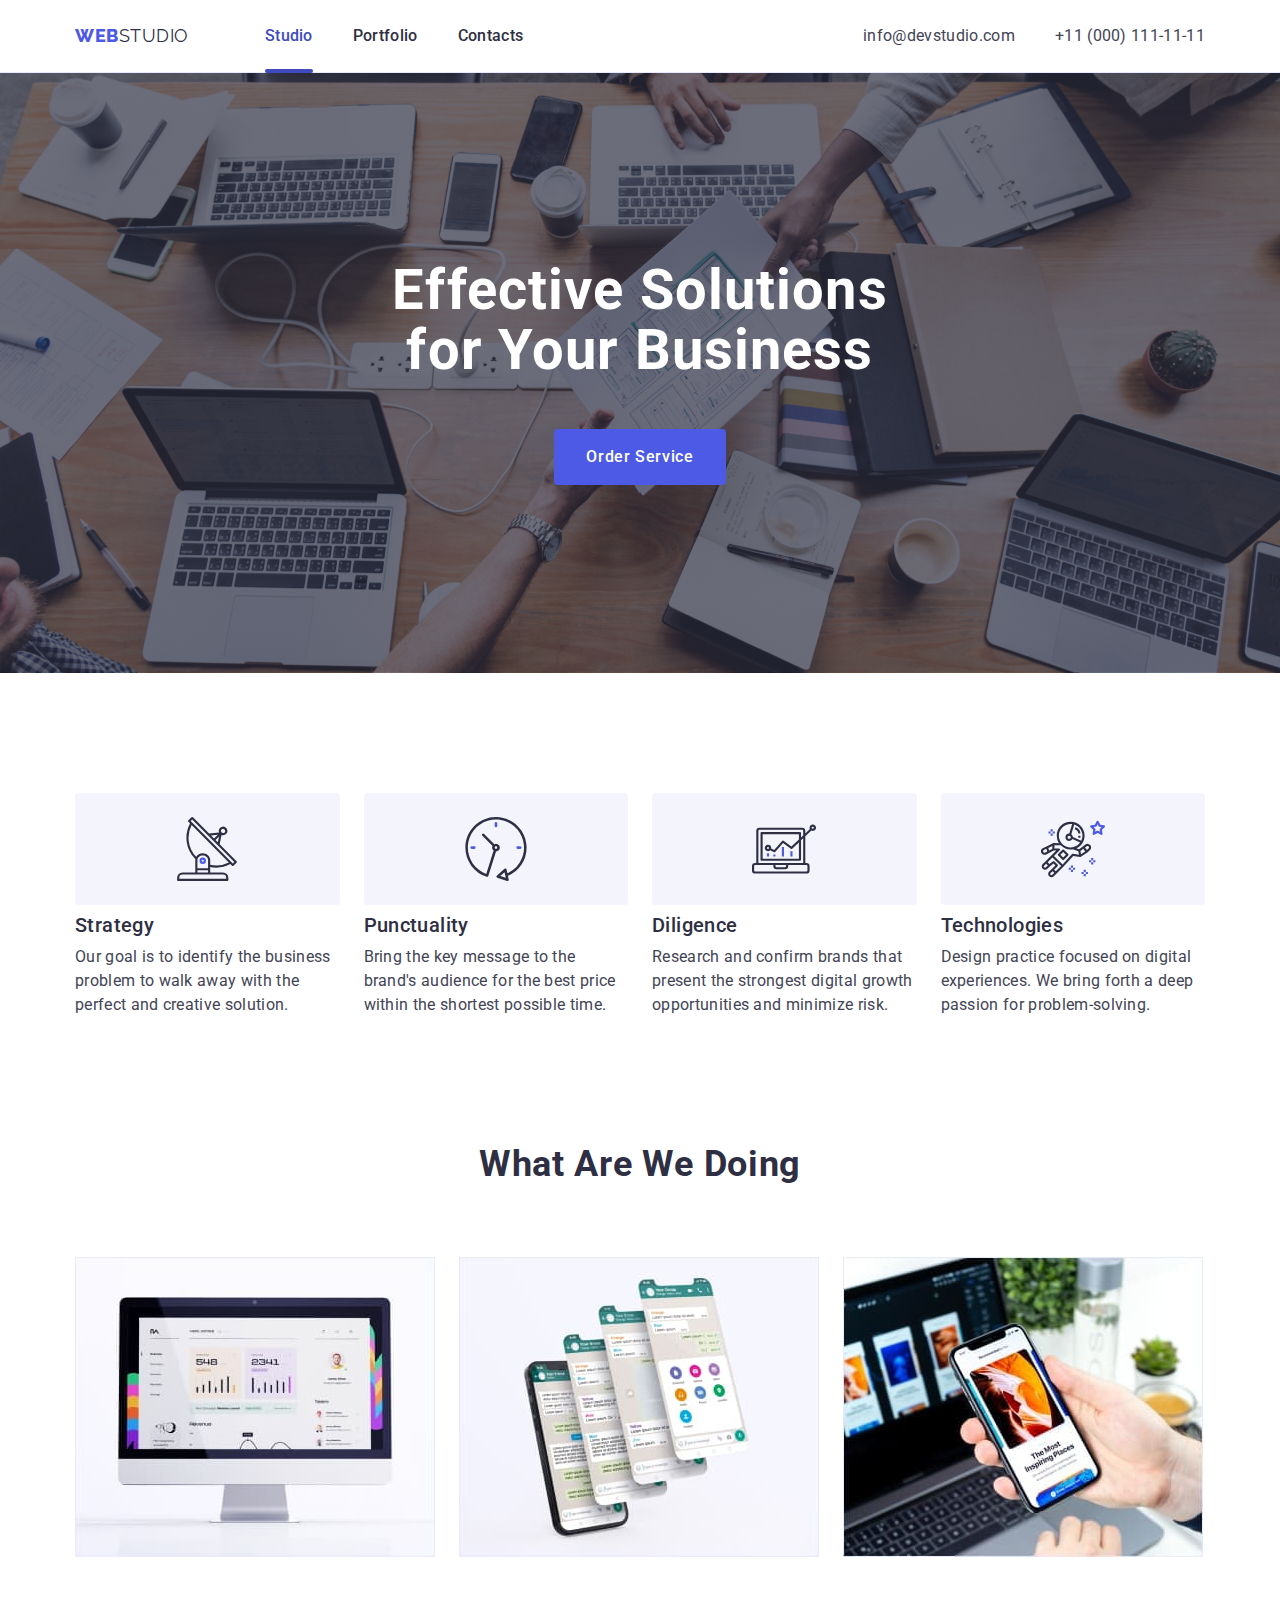
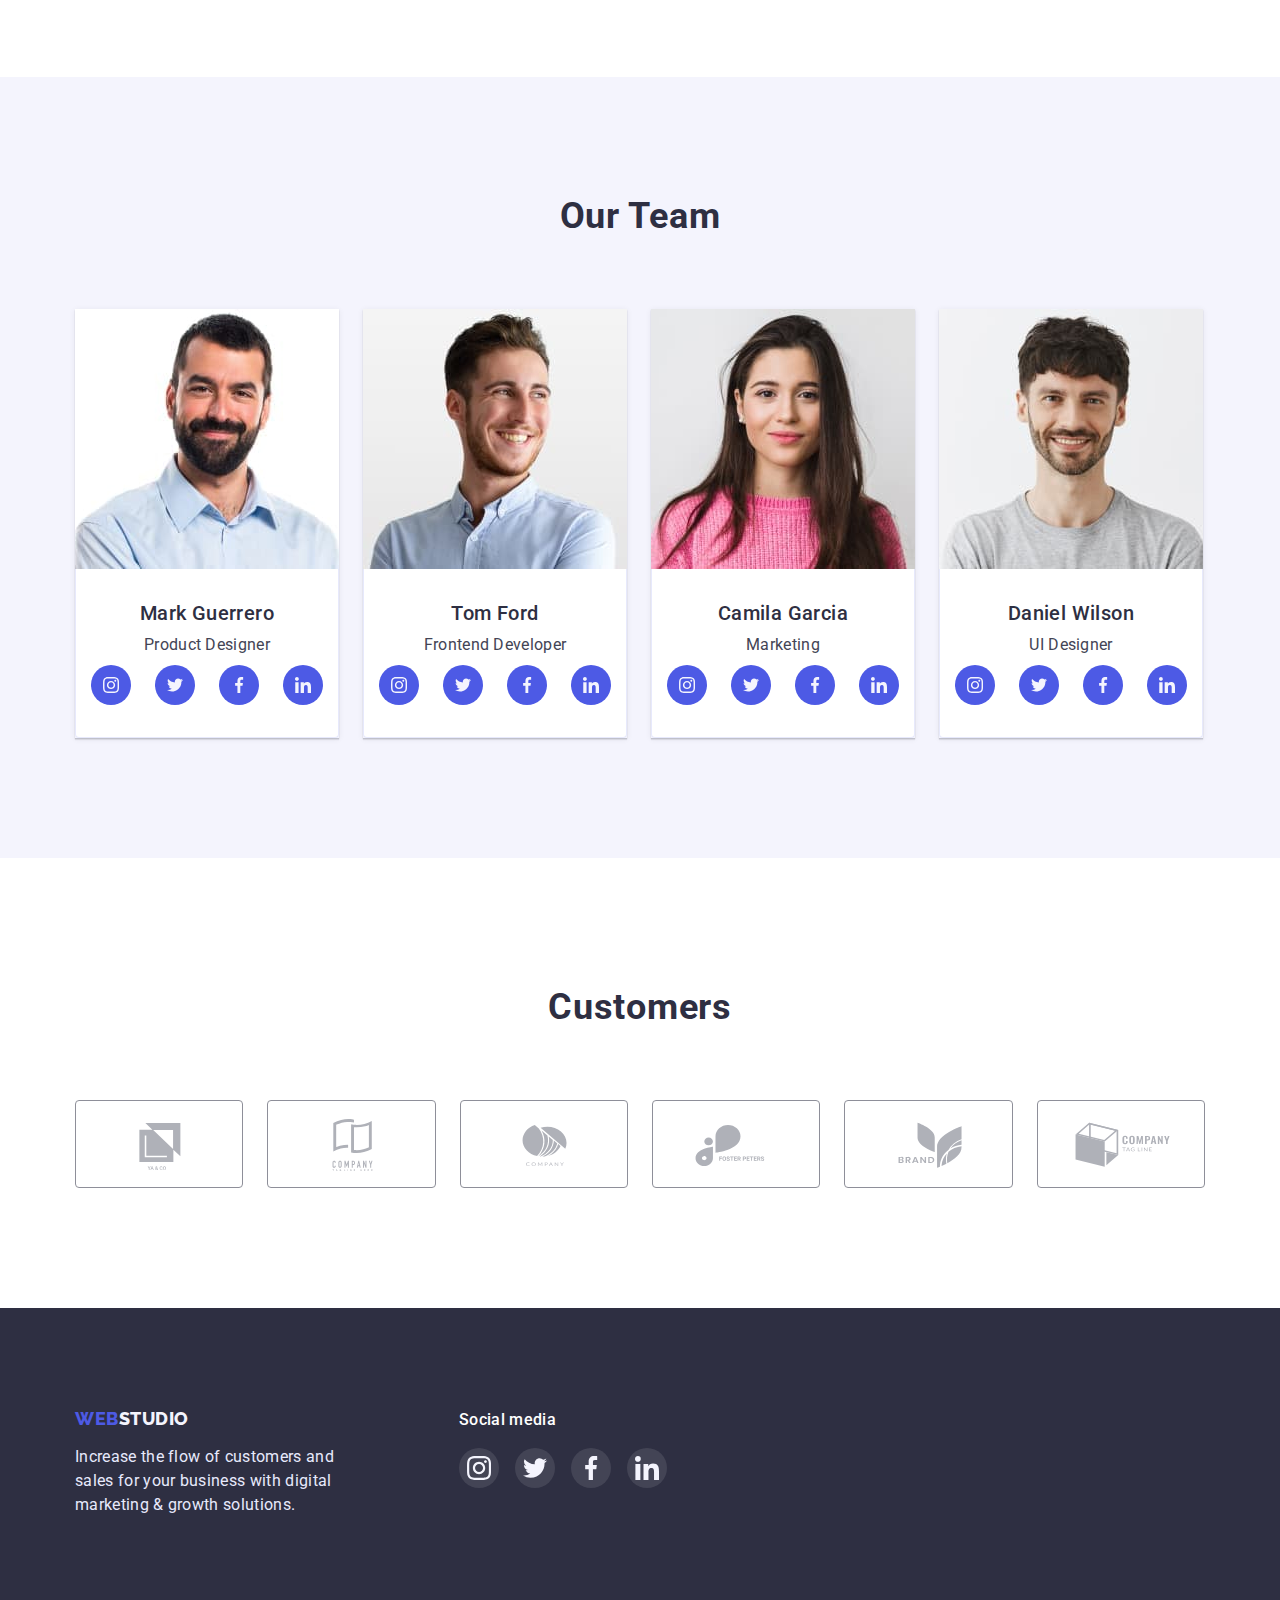
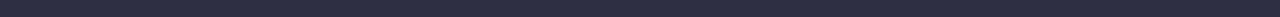
<file: index.html>
<!DOCTYPE html>
<html lang="en">
  <head>
    <meta charset="UTF-8" />
    <meta http-equiv="X-UA-Compatible" content="IE=edge" />
    <meta name="viewport" content="width=device-width, initial-scale=1.0" />
    <title>Webstudio</title>

    <link rel="preconnect" href="https://fonts.googleapis.com" />
    <link rel="preconnect" href="https://fonts.gstatic.com" crossorigin />
    <link
      href="https://fonts.googleapis.com/css2?family=Raleway:wght@800&family=Roboto:wght@400;500;700;900&display=swap"
      rel="stylesheet"
    />
    <link
      rel="stylesheet"
      href="https://cdn.jsdelivr.net/npm/modern-normalize@1.1.0/modern-normalize.css"
    />
    <link rel="stylesheet" href="./css/styles.css" />
  </head>
  <body>
    <!-- /* ---------------HEADER-------------------- */ -->
    <header class="header">
      <div class="container peage-header-container">
        <nav class="header-navigation">
          <a href="./index.html" class="header-logo link"> <span>Web</span> Studio</a>
          <ul class="hader-list list">
            <li class="header-item">
              <a class="header-link link current" href="">Studio</a>
            </li>
            <li class="header-item">
              <a class="header-link link" href="./portfolio.html">Portfolio</a>
            </li>
            <li class="header-item"><a class="header-link link" href="">Contacts</a></li>
          </ul>
        </nav>
        <!-- address -->
        <address class="address">
          <ul class="address-list list">
            <li class="address-item">
              <a class="address-mailo link" href="mailto:info@devstudio.com">info@devstudio.com</a>
            </li>
            <li class="address-item">
              <a class="address-tel link" href="tel:+110001111111">+11 (000) 111-11-11</a>
            </li>
          </ul>
        </address>
      </div>
    </header>
    <main>
      <!------------- Секція1-HERO ---------------->
      <section class="hero">
        <div class="container">
          <h1 class="hero-title">Effective Solutions for Your Business</h1>
          <button class="hero-btn" type="button" data-modal-open>Order Service</button>
        </div>
      </section>
      <!------------ Секція2- ADVANTAGES------------>
      <section class="advantadest section">
        <div class="container">
          <h2 class="visually-hidden">Advantages of cooperation with us</h2>
          <!-- далі цей заголовок ск  h1иється в стилях. відсутній на сайті -->
          <ul class="advantadest-list list dflist">
            <li class="advantadest-item">
              <a href="" class="advantadest-link link">
                <svg class="advantadest-icons" width="64" height="64">
                  <use href="./images/icons.svg#icon-strategi"></use>
                </svg>
              </a>
              <h3 class="advantadest-title">Strategy</h3>
              <p class="advantadest-text">
                Our goal is to identify the business problem to walk away with the perfect and
                creative solution.
              </p>
            </li>
            <li class="advantadest-item">
              <a href="" class="advantadest-link link">
                <svg class="advantadest-icons" width="64" height="64">
                  <use href="./images/icons.svg#icon-punctuality"></use>
                </svg>
              </a>              
              <h3 class="advantadest-title">Punctuality</h3>
              <p class="advantadest-text">
                Bring the key message to the brand's audience for the best price within the shortest
                possible time.
              </p>
            </li>
            <li class="advantadest-item">
              <a href="" class="advantadest-link link">
                <svg class="advantadest-icons" width="64" height="64">
                  <use href="./images/icons.svg#icon-diligence"></use>
                </svg>
              </a>              
              <h3 class="advantadest-title">Diligence</h3>
              <p class="advantadest-text">
                Research and confirm brands that present the strongest digital growth opportunities
                and minimize risk.
              </p>
            </li>
            <li class="advantadest-item">
              <a href="" class="advantadest-link link">
                <svg class="advantadest-icons" width="64" height="64">
                  <use href="./images/icons.svg#icon-technologies"></use>
                </svg>
              </a>              
              <h3 class="advantadest-title">Technologies</h3>
              <p class="advantadest-text">
                Design practice focused on digital experiences. We bring forth a deep passion for
                problem-solving.
              </p>
            </li>
          </ul>
        </div>
      </section>
      <!--------- Секція3- SERVICES---------- -->
      <section class="services-section">
        <div class="container" >
          <h2 class="services-title">What are we doing</h2>
          <ul class="services-list list dflist">
            <li class="services-item">
              <img src="./images/bild-1.jpg" alt="website for desktop" width="360" />
            </li>
            <li class="services-item">
              <img src="./images/bild-2.jpg" alt="websites for mobile devices" width="360" />
            </li>
            <li class="services-item">
              <img src="./images/bild-3.jpg" alt="website with responsive layout" width="360" />
            </li>
          </ul>
        </div>
      </section>
      <!-- -----Секція4 - TEAM--------- -->
      <section class="team-section">
        <div class="container">
          <h2 class="team-title-container">Our Team</h2>
          <ul class="team-list list dflist">
            <li class="team-item">
              <img
                src="./images/mark.jpg"
                alt="portrait photo of the Product Designer"
                width="264"
              />
              <div class="team-text-wraper">
                <h3 class="team-title">Mark Guerrero</h3>
                <p class="team-text">Product Designer</p>
                <ul class="team-social-list list">
                  <li class="team-social-item">
                    <a href="" class="team-social-link link">
                      <svg class="team-social-icons" width="16" height="16"> 
                        <use href="./images/icons.svg#icon-instagram"></use>
                      </svg>
                    </a></li>
                  <li class="team-social-item">
                    <a href="" class="team-social-link link">
                      <svg class="team-social-icons" width="16" height="16">
                        <use href="./images/icons.svg#icon-twitter"></use>
                      </svg>
                    </a></li>
                  <li class="team-social-item">
                    <a href="" class="team-social-link link">
                      <svg class="team-social-icons" width="16" height="16">
                        <use href="./images/icons.svg#icon-facebook"></use>
                      </svg>
                    </a></li>
                  <li class="team-social-item">
                    <a href="" class="team-social-link link">
                      <svg class="team-social-icons" width="16" height="16">
                        <use href="./images/icons.svg#icon-linkedin"></use>
                      </svg>
                    </a></li>
                </ul>
               </div>
            </li>
            <li class="team-item">
              <img
                src="./images/tom.jpg"
                alt="portrait photo of the Frontend Developer"
                width="264"
              />
              <div class="team-text-wraper">
                <h3 class="team-title">Tom Ford</h3>
                <p class="team-text">Frontend Developer</p>
                <ul class="team-social-list list">
                  <li class="team-social-item">
                    <a href="" class="team-social-link link">
                      <svg class="team-social-icons" width="16" height="16"> 
                        <use href="./images/icons.svg#icon-instagram"></use>
                      </svg>
                    </a></li>
                  <li class="team-social-item">
                    <a href="" class="team-social-link link">
                      <svg class="team-social-icons" width="16" height="16">
                        <use href="./images/icons.svg#icon-twitter"></use>
                      </svg>
                    </a></li>
                  <li class="team-social-item">
                    <a href="" class="team-social-link link">
                      <svg class="team-social-icons" width="16" height="16">
                        <use href="./images/icons.svg#icon-facebook"></use>
                      </svg>
                    </a></li>
                  <li class="team-social-item">
                    <a href="" class="team-social-link link">
                      <svg class="team-social-icons" width="16" height="16">
                        <use href="./images/icons.svg#icon-linkedin"></use>
                      </svg>
                    </a></li>
                </ul>                
              </div>
              
            </li>
              <li class="team-item">
                <img src="./images/camila.jpg" alt="portrait photo of the Marketing" width="264" />
                <div class="team-text-wraper">
                  <h3 class="team-title">Camila Garcia</h3>
                  <p class="team-text">Marketing</p>
                  <ul class="team-social-list list">
                    <li class="team-social-item">
                      <a href="" class="team-social-link link">
                        <svg class="team-social-icons" width="16" height="16"> 
                          <use href="./images/icons.svg#icon-instagram"></use>
                        </svg>
                      </a></li>
                    <li class="team-social-item">
                      <a href="" class="team-social-link link">
                        <svg class="team-social-icons" width="16" height="16">
                          <use href="./images/icons.svg#icon-twitter"></use>
                        </svg>
                      </a></li>
                    <li class="team-social-item">
                      <a href="" class="team-social-link link">
                        <svg class="team-social-icons" width="16" height="16">
                          <use href="./images/icons.svg#icon-facebook"></use>
                        </svg>
                      </a></li>
                    <li class="team-social-item">
                      <a href="" class="team-social-link link">
                        <svg class="team-social-icons" width="16" height="16">
                          <use href="./images/icons.svg#icon-linkedin"></use>
                        </svg>
                      </a></li>
                  </ul>                  
                </div>
              </li>
              <li class="team-item">
                <img src="./images/daniel.jpg" alt="portrait photo of the UI Designer" width="264" />
                <div class="team-text-wraper">
                  <h3 class="team-title">Daniel Wilson</h3>
                  <p class="team-text">UI Designer</p>
                  <ul class="team-social-list list">
                    <li class="team-social-item">
                      <a href="" class="team-social-link link">
                        <svg class="team-social-icons" width="16" height="16"> 
                          <use href="./images/icons.svg#icon-instagram"></use>
                        </svg>
                      </a></li>
                    <li class="team-social-item">
                      <a href="" class="team-social-link link">
                        <svg class="team-social-icons" width="16" height="16">
                          <use href="./images/icons.svg#icon-twitter"></use>
                        </svg>
                      </a></li>
                    <li class="team-social-item">
                      <a href="" class="team-social-link link">
                        <svg class="team-social-icons" width="16" height="16">
                          <use href="./images/icons.svg#icon-facebook"></use>
                        </svg>
                      </a></li>
                    <li class="team-social-item">
                      <a href="" class="team-social-link link">
                        <svg class="team-social-icons" width="16" height="16">
                          <use href="./images/icons.svg#icon-linkedin"></use>
                        </svg>
                      </a></li>
                  </ul>                  
                </div>
              </li>
    </main>
    <!-- ---------- Секція 5--CUSTOMERS ------------ -->
   <section class="coust-section">
    <div class="container">
    <h2 class="coust-title">Customers</h2>  
      <ul class="coust-list list">
        <li class="coust-item">
          <a href="" class="coust-link link">
            <svg class="coust-icons" width="104" height="56">
            <use href="./images/icons.svg#icon-customers1"></use>
            </svg>
          </a>
        </li>
        <li class="coust-item">
          <a href="" class="coust-link link">
            <svg class="coust-icons" wight="104" height="56">
              <use href="./images/icons.svg#icon-customers2"></use>
            </svg>
          </a>
        </li>
        <li class="coust-item">
          <a href="" class="coust-link link">
            <svg class="coust-icons" wight="104" height="56">
              <use href="./images/icons.svg#icon-customers3"></use>
            </svg>
          </a>
        </li>
        <li class="coust-item">
          <a href="" class="coust-link link">
            <svg class="coust-icons" wight="104" height="56">
              <use href="./images/icons.svg#icon-customers4"></use>
            </svg>
          </a>
        </li>
        <li class="coust-item">
          <a href="" class="coust-link link">
            <svg class="coust-icons" wight="104" height="56">
              <use href="./images/icons.svg#icon-customers5"></use>
            </svg>
          </a>
        </li>
        <li class="coust-item">
          <a href="" class="coust-link link">
            <svg class="coust-icons" wight="104" height="56">
              <use href="./images/icons.svg#icon-customers6"></use>
            </svg>
          </a>
        </li>                
      </ul>
    </div>
   </section>

    <!------------ FOOTER -------------->
    <footer class="footer">
      <div class="footer-wrap container">
        <section class="footer-log-section">
          <a class="footer-logo link" href="./index.html"> <span>Web</span> Studio</a>
          <p class="footer-text">
            Increase the flow of customers and sales for your business with digital marketing &
            growth solutions.
          </p>
        </section>
        <section class="footer-soc-section">
          <h3 class="footer-title">Social media</h3>
          <ul class="footer-list list">
            <li class="footer-item">
              <a href="" class="footer-link link">
                <svg class="footer-icons" width="24" height="24">
                  <use href="./images/icons.svg#icon-instagram"></use>
                </svg>
              </a>
            </li>
            <li class="footer-item">
              <a href="" class="footer-link link">
                <svg class="footer-icons" width="24" height="24">
                  <use href="./images/icons.svg#icon-twitter"></use>
                </svg>
              </a>
            </li>
            <li class="footer-item">
              <a href="" class="footer-link link">
                <svg class="footer-icons" width="24" height="24">
                  <use href="./images/icons.svg#icon-facebook"></use>
                </svg>
              </a>
            </li>
            <li class="footer-item">
              <a href="" class="footer-link link">
                <svg class="footer-icons" width="24" height="24">
                  <use href="./images/icons.svg#icon-linkedin"></use>
                </svg>
              </a>
            </li>                                    
          </ul>
        </section>
      </div>
    </footer>
    <div class="beckdrop is-hidden" data-modal>
      <div class="modal">
        <button class="beckdrop-close" type="button" data-modal-close>
          <svg class="beckdrop-close-icons" width="8" height="8" >
            <use href="./images/icons.svg#icon-VectorX"></use>
          </svg>
        </button>
      </div>
    </div>
    <script src="./js/modal.js"></script>
  </body>
</html>
</file>
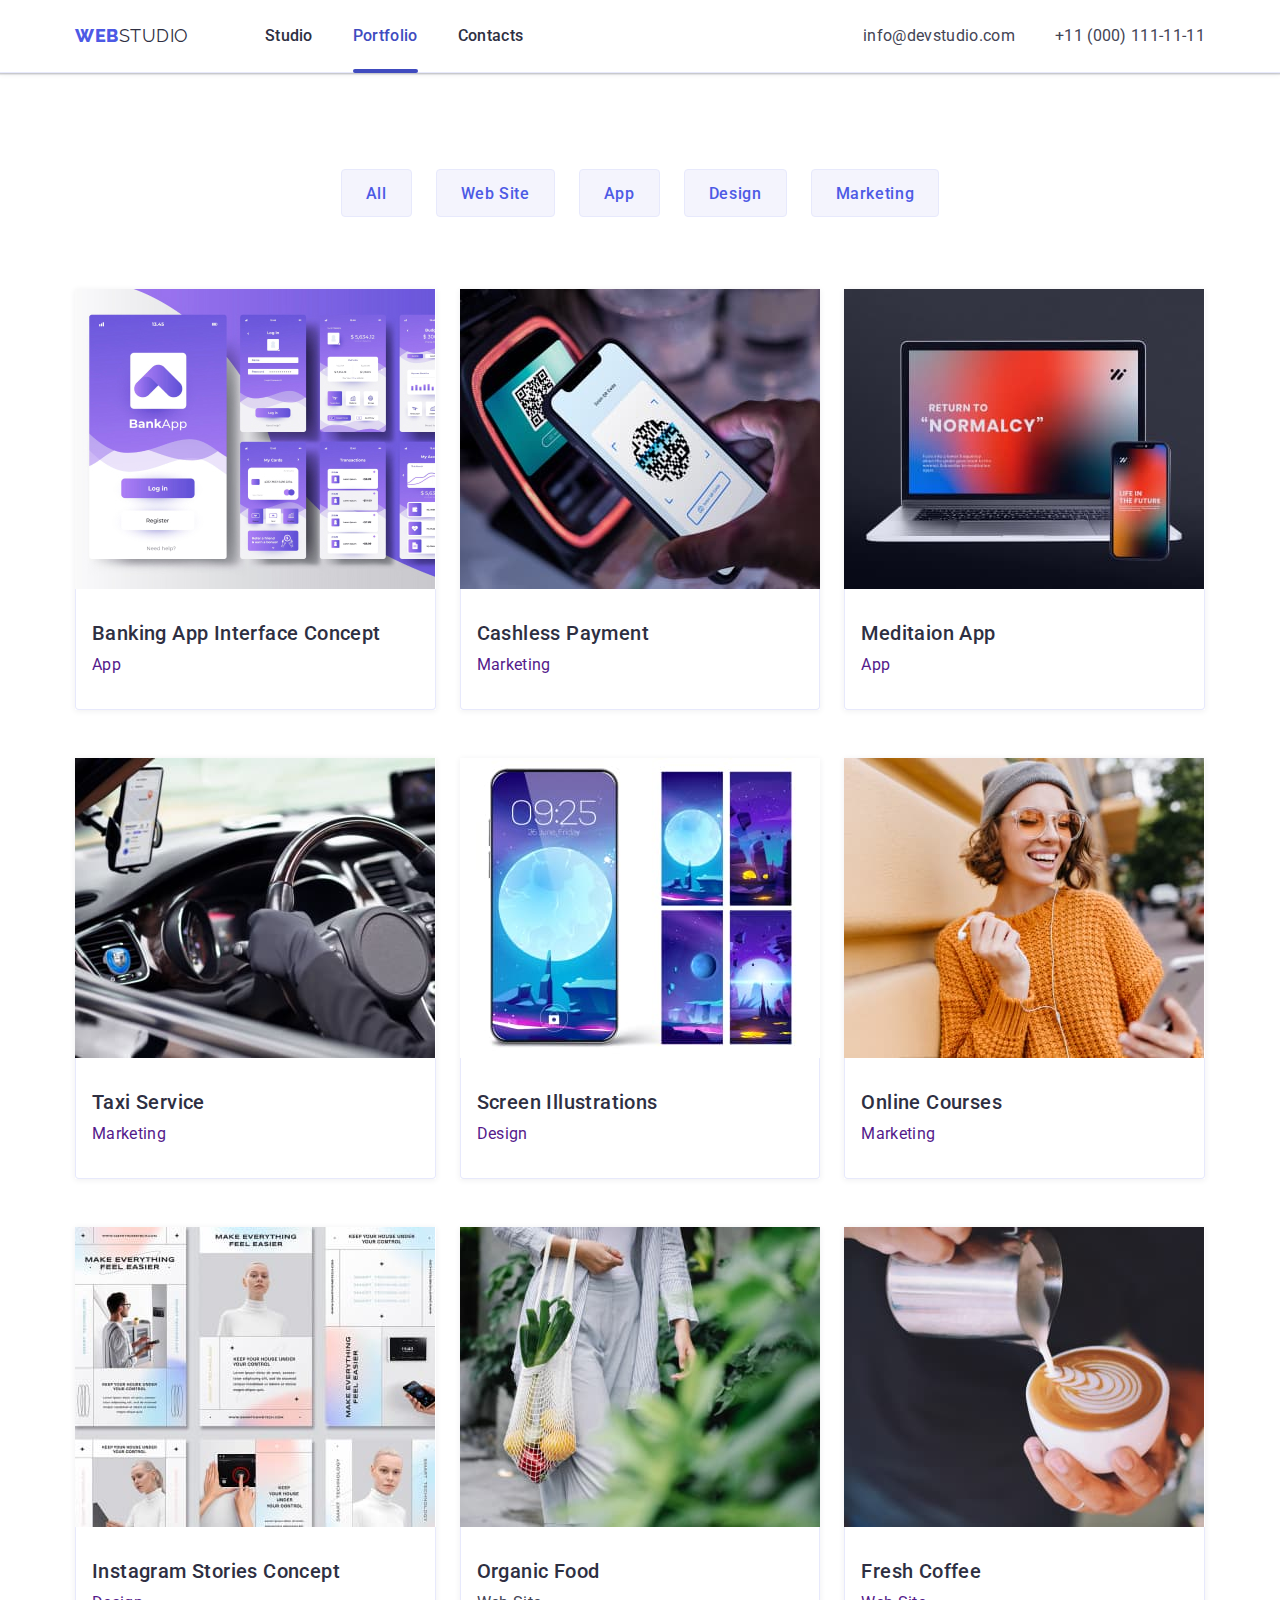
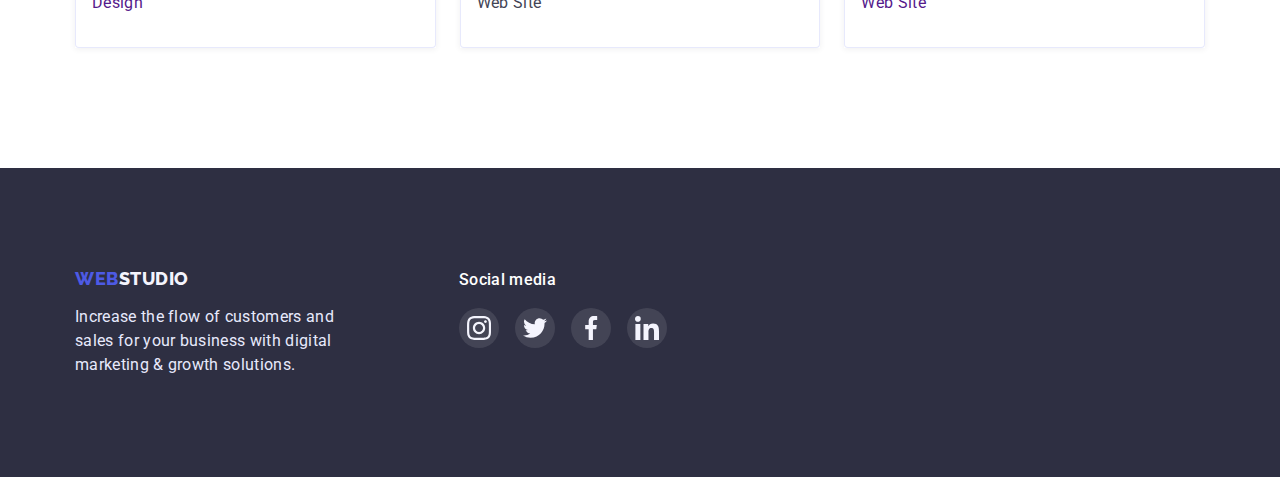
<file: portfolio.html>
<!DOCTYPE html>
<html lang="en">
  <head>
    <meta charset="UTF-8" />
    <meta http-equiv="X-UA-Compatible" content="IE=edge" />
    <meta name="viewport" content="width=device-width, initial-scale=1.0" />
    <title>Portfolio</title>

    <link rel="preconnect" href="https://fonts.googleapis.com" />
    <link rel="preconnect" href="https://fonts.gstatic.com" crossorigin />
    <link
      href="https://fonts.googleapis.com/css2?family=Raleway:wght@800&family=Roboto:wght@400;500;700;900&display=swap"
      rel="stylesheet"
    />
    <link
      rel="stylesheet"
      href="https://cdn.jsdelivr.net/npm/modern-normalize@1.1.0/modern-normalize.css"
    />
    <link rel="stylesheet" href="./css/styles.css" />
  </head>
  <body>
    <!-- ---------HEADER---------- -->
    <header class="header container">
      <div class="container peage-header-container">
        <nav class="header-navigation">
          <a href="./index.html" class="header-logo link"> <span>Web</span> Studio</a>
          <ul class="hader-list list">
            <li class="header-item">
              <a class="header-link link" href="./index.html">Studio</a>
            </li>
            <li class="header-item">
              <a class="header-link link current-pf" href="./portfolio.html">Portfolio</a>
            </li>
            <li class="header-item">
              <a class="header-link link" href="">Contacts</a>
            </li>
          </ul>
        </nav>
        <!-- adress -->
        <address class="address">
          <ul class="address-list list">
            <li class="address-item">
              <a class="address-mailo link" href="mailto:info@devstudio.com">info@devstudio.com</a>
            </li>
            <li class="address-item">
              <a class="address-tel link" href="tel:+110001111111">+11 (000) 111-11-11</a>
            </li>
          </ul>
        </address>
      </div>
    </header>
    <main>
      <!-------- Секція1 -------->
      <section class="filter container">
        <div class="filter-wraper">
            <ul class="filter-list list dflist-filter">
              <li class="filtr-item">
                <button class="filtr-btn" type="button">All</button>
              </li>
              <li class="filtr-item">
                <button class="filtr-btn" type="button">Web Site</button>
              </li>
              <li class="filtr-item">
                <button class="filtr-btn" type="button">App</button>
              </li>
              <li class="filtr-item">
                <button class="filtr-btn" type="button">Design</button>
              </li>
              <li class="filtr-item">
                <button class="filtr-btn" type="button">Marketing</button>
              </li>
            </ul>
        </div> 
          <!-------- Секція2 GALLERY -------->
          <h1 class="galery-hidden">Gallery of works</h1>
          <ul class="gallery-list list dflist-gallery">
            <li class="gallery-item">
              <a href="" class="galery-link link">
                <div class="gallery-overley-wraper">
                <img src="./images/app-1.jpg" alt="pages" height="300" width="360" />
              <div class="gallery-overley-text-wraper">
                <p class="overley-text">14 Stylish and User-Friendly App Design Concepts · Task Manager App · Calorie Tracker App · Exotic Fruit Ecommerce App · Cloud Storage App</p>
              </div>
              </div>
                <div class="gallery-wraper">
                  <h2 class="gallery-title">Banking App Interface Concept</h2>
                  <p class="gallery-text">App</p>
                </div>
              </a>
            </li>
            <li class="gallery-item">
              <a href="" class="galery-link link">
                <div class="gallery-overley-wraper">
                  <img src="./images/app-2.jpg" alt="pages" height="300" width="360" />
                <div class="gallery-overley-text-wraper">
                  <p class="overley-text">14 Stylish and User-Friendly App Design Concepts · Task Manager App · Calorie Tracker App · Exotic Fruit Ecommerce App · Cloud Storage App</p>
                </div>
                </div>
                  <div class="gallery-wraper">
                    <h2 class="gallery-title">Cashless Payment</h2>
                    <p class="gallery-text">Marketing</p>
                  </div>
              </a>
            </li>
            <li class="gallery-item">
              <a href="" class="galery-link link">
                <div class="gallery-overley-wraper">
                  <img src="./images/app-3.jpg" alt="pages" height="300" width="360" />
                <div class="gallery-overley-text-wraper">
                  <p class="overley-text">14 Stylish and User-Friendly App Design Concepts · Task Manager App · Calorie Tracker App · Exotic Fruit Ecommerce App · Cloud Storage App</p>
                </div>
                </div>
                 <div class="gallery-wraper">
                   <h2 class="gallery-title">Meditaion App</h2>
                   <p class="gallery-text">App</p>
                 </div>
              </a>
            </li>
            <li class="gallery-item">
              <a href="" class="galery-link link">
                <div class="gallery-overley-wraper">
                  <img src="./images/app-4.jpg" alt="pages" height="300" width="360" />
                <div class="gallery-overley-text-wraper">
                  <p class="overley-text">14 Stylish and User-Friendly App Design Concepts · Task Manager App · Calorie Tracker App · Exotic Fruit Ecommerce App · Cloud Storage App</p>
                </div>
                </div>
                  <div class="gallery-wraper">
                    <h2 class="gallery-title">Taxi Service</h2>
                    <p class="gallery-text">Marketing</p>
                  </div>
              </a>
            </li>
            <li class="gallery-item">
              <a href="" class="galery-link link">
                <div class="gallery-overley-wraper">
                  <img src="./images/app-5.jpg" alt="pages" height="300" width="360" />
                <div class="gallery-overley-text-wraper">
                  <p class="overley-text">14 Stylish and User-Friendly App Design Concepts · Task Manager App · Calorie Tracker App · Exotic Fruit Ecommerce App · Cloud Storage App</p>
                </div>
                </div>
                  <div class="gallery-wraper">
                    <h2 class="gallery-title">Screen Illustrations</h2>
                    <p class="gallery-text">Design</p>
                  </div>
              </a>
            </li>
            <li class="gallery-item">
              <a href="" class="galery-link link">
                <div class="gallery-overley-wraper">
                  <img src="./images/app-6.jpg" alt="pages" height="300" width="360" />
                <div class="gallery-overley-text-wraper">
                  <p class="overley-text">14 Stylish and User-Friendly App Design Concepts · Task Manager App · Calorie Tracker App · Exotic Fruit Ecommerce App · Cloud Storage App</p>
                </div>
                </div>
                  <div class="gallery-wraper">
                    <h2 class="gallery-title">Online Courses</h2>
                    <p class="gallery-text">Marketing</p>
                  </div>
              </a>
            </li>
            <li class="gallery-item">
              <a href="" class="galery-link link">
                <div class="gallery-overley-wraper">
                  <img src="./images/app-7.jpg" alt="pages" height="300" width="360" />
                <div class="gallery-overley-text-wraper">
                  <p class="overley-text">14 Stylish and User-Friendly App Design Concepts · Task Manager App · Calorie Tracker App · Exotic Fruit Ecommerce App · Cloud Storage App</p>
                </div>
                </div>
                  <div class="gallery-wraper">
                    <h2 class="gallery-title">Instagram Stories Concept</h2>
                    <p class="gallery-text">Design</p>
                    </div>
              </a>
             </li>  
            <li class="gallery-item">
              <a href="" class="galery-link link">
                <div class="gallery-overley-wraper">
                  <img src="./images/app-8.jpg" alt="pages" height="300" width="360" />
                <div class="gallery-overley-text-wraper">
                  <p class="overley-text">14 Stylish and User-Friendly App Design Concepts · Task Manager App · Calorie Tracker App · Exotic Fruit Ecommerce App · Cloud Storage App</p>
                </div>
                </div>              
                <a href="" class="galery-link link"></a>
                  <div class="gallery-wraper">
                    <h2 class="gallery-title">Organic Food</h2>
                    <p class="gallery-text">Web Site</p>
                  </div>
              </a>
            </li>
            <li class="gallery-item">
              <a href="" class="galery-link link">
                <div class="gallery-overley-wraper">
                  <img src="./images/app-9.jpg" alt="pages" height="300" width="360" />
                <div class="gallery-overley-text-wraper">
                  <p class="overley-text">14 Stylish and User-Friendly App Design Concepts · Task Manager App · Calorie Tracker App · Exotic Fruit Ecommerce App · Cloud Storage App</p>
                </div>
                </div>
                  <div class="gallery-wraper">
                    <h2 class="gallery-title">Fresh Coffee</h2>
                    <p class="gallery-text">Web Site</p>
                  </div> 
              </a>
            </li>
          </ul>
        </div>
      </section>
    </main>
    <footer class="footer">
      <div class="footer-wrap container">
        <section class="footer-log-section">
          <a class="footer-logo link" href="./index.html"> <span>Web</span> Studio</a>
          <p class="footer-text">
            Increase the flow of customers and sales for your business with digital marketing &
            growth solutions.
          </p>
        </section>
        <section class="footer-soc-section">
          <h3 class="footer-title">Social media</h3>
          <ul class="footer-list list">
            <li class="footer-item">
              <a href="" class="footer-link link">
                <svg class="footer-icons" width="24" height="24">
                  <use href="./images/icons.svg#icon-instagram"></use>
                </svg>
              </a>
            </li>
            <li class="footer-item">
              <a href="" class="footer-link link">
                <svg class="footer-icons" width="24" height="24">
                  <use href="./images/icons.svg#icon-twitter"></use>
                </svg>
              </a>
            </li>
            <li class="footer-item">
              <a href="" class="footer-link link">
                <svg class="footer-icons" width="24" height="24">
                  <use href="./images/icons.svg#icon-facebook"></use>
                </svg>
              </a>
            </li>
            <li class="footer-item">
              <a href="" class="footer-link link">
                <svg class="footer-icons" width="24" height="24">
                  <use href="./images/icons.svg#icon-linkedin"></use>
                </svg>
              </a>
            </li>                                    
          </ul>
        </section>
      </div>
    </footer>   
  </body>
</html>
</file>
<file: css/styles.css>
:root {
  --main-bg-color: #ffffff;
  --second-bg-dark-color: #2e2f42;
  --main-text-color: #434455;
  --second-text-bg-dark-color: #e7e9fc;
  --main-title-color: #2e2f42;
  --second-title-color: #ffffff;
  --main-text-size: 16px;
  --main-button-bg-color: #4d5ae5;
  --main-button-text-color: #ffffff;
  --activ-button-bg-hover-color: #404bbf;
  --main-link-color: #2e2f42;
  --activ-link-hover-color: #404bbf;
  --typical-lh: 1.5;
  --l-gradient: linear-gradient(rgba(46, 47, 66, 0.7), rgba(46, 47, 66, 0.7));
}

h1,
h2,
h3,
h4,
p {
  margin-top: 0;
  margin-bottom: 0;
}

ul,
ol {
  margin-top: 0;
  margin-bottom: 0;
  padding-left: 0;
}

img {
  display: block;
}

.container {
  width: 1160px;
  margin-left: auto;
  margin-right: auto;
  padding-left: 15px;
  padding-right: 15px;
}

body {
  font-family: 'Roboto', sans-serifl;
  color: var(--main-text-color);
  background-color: var(--main-bg-color);
}

button {
  cursor: pointer;
}

.peage-header-container {
  display: flex;
}

.dflist {
  display: flex;
  gap: 24px;
}

.link {
  text-decoration: none;
}

.list {
  list-style: none;
}

.section {
  padding-top: 120px;
  padding-bottom: 120px;
}

/* ---------------HEADER-------------------- */
.header {
  padding-top: 24px;
  padding-bottom: 24px;
  width: 100%;
  border-bottom: 1px solid #e7e9fc;
  box-shadow: 0px 2px 1px rgba(46, 47, 66, 0.08), 0px 1px 1px rgba(46, 47, 66, 0.16),
    0px 1px 6px rgba(46, 47, 66, 0.08);
}

.header-navigation {
  display: flex;
  align-items: center;
}
.header-logo {
  font-family: 'Raleway';
  font-size: 18px;
  line-height: 1.33;
  display: flex;
  align-items: center;
  letter-spacing: 0.03em;
  text-transform: uppercase;
  color: #2e2f42;
  margin-right: 76px;
}

.header-logo > span {
  font-family: 'Raleway';
  font-weight: 800;
  font-size: 18px;
  line-height: 1.33;
  letter-spacing: 0.03em;
  text-transform: uppercase;
  color: #4d5ae5;
}

.hader-list {
  display: flex;
  align-items: center;
}
.hader-list {
  gap: 40px;
}

.header-link {
  font-weight: 500;
  font-size: var(--main-text-size);
  line-height: var(--typical-lh);
  letter-spacing: 0.02em;
  color: var(--main-link-color);
}

.header-link:is(:hover, :focus, .current, .current-pf) {
  color: var(--activ-link-hover-color);
}
.header-link.current {
  position: relative;
  color: #404bbf;
}
.current::after {
  position: absolute;
  left: 0;
  bottom: -28px;
  content: '';
  width: 100%;
  height: 4px;
  border-radius: 2px;
  background-color: #404bbf;
}

.header-link.current-pf {
  position: relative;
  color: #404bbf;
}
.current-pf::after {
  position: absolute;
  left: 0;
  bottom: -28px;
  content: '';
  width: 100%;
  height: 4px;
  border-radius: 2px;
  background-color: #404bbf;
}

/* address */
.address {
  margin-left: auto;
}

.address-list {
  display: flex;
  align-items: center;
  gap: 40px;
}
.address-item {
  gap: 40px;
}

.address-tel,
.address-mailo {
  font-style: normal;
  font-weight: 400;
  font-size: var(--main-text-size);
  line-height: var(--typical-lh);
  letter-spacing: 0.02em;
  color: var(--main-text-color);
}

.address-mailo:is(:hover, :focus, :current) {
  color: var(--activ-link-hover-color);
}

.header-border {
}

/* ------------СЕККЦІЯ1--HERO---------------- */
.hero {
  max-width: 1440px;
  margin: 0 auto;
  background-color: var(--second-bg-dark-color);
  background-image: var(--l-gradient), url(../images/bghero-0.jpg);
  background-repeat: no-repeat;
  background-position: center;
  background-size: cover;
  text-align: center;
  padding-top: 188px;
  padding-bottom: 188px;
}
.hero-title {
  font-size: 56px;
  line-height: 1.07;
  text-align: center;
  letter-spacing: 0.02em;
  color: var(--second-title-color);
  max-width: 496px;
  margin-left: auto;
  margin-right: auto;
  margin-bottom: 48px;
}

.hero-btn {
  padding: 16px 32px;
  border-radius: 4px;
  border: 0;
  font-family: inherit;
  font-weight: 500;
  font-size: var(--main-text-size);
  line-height: var(--typical-lh);
  letter-spacing: 0.04em;
  color: var(--main-button-text-color);
  background: var(--main-button-bg-color);
  transition: background-color 250ms cubic-bezier(0.4, 0, 0.2, 1),
    color 250ms cubic-bezier(0.4, 0, 0.2, 1);
}
.hero-btn:is(:hover, :focus) {
  background: var(--activ-button-bg-hover-color);
}

/* -------------Секція2 - ADVANTAGES---------------- */
.advantadest {
}

.visually-hidden {
  position: absolute;
  white-space: nowrap;
  width: 1px;
  height: 1px;
  overflow: hidden;
  border: 0;
  padding: 0;
  clip: rect(0 0 0 0);
  clip-path: inset(50%);
  margin: -1px;
}

.advantadest-list {
  display: flex;
  gap: 24px;
}

.advantadest-item {
  width: calc((100% - 72px) / 4);
  height: 112px;
}

.advantadest-link {
  width: 100%;
  height: 100%;
  border-radius: 4px;
  background-color: #f4f4fd;
  display: flex;
  align-items: center;
  justify-content: center;
  margin-bottom: 8px;
}
.link {
}
.advantadest-icons {
}

.advantadest-title {
  font-weight: 500;
  font-size: 20px;
  line-height: 1.2;
  letter-spacing: 0.02em;
  color: var(--main-title-color);
  margin-bottom: 8px;
}

.advantadest-text {
  font-size: var(--main-text-size);
  line-height: var(--typical-lh);
  letter-spacing: 0.02em;
  max-width: 264px;
}

/* --------------Секція3 - SERVISES----------------- */
.services-section {
  padding-bottom: 120px;
  padding-top: 120px;
}
.services-title {
  font-size: 36px;
  line-height: 1.11;
  text-align: center;
  letter-spacing: 0.02em;
  text-transform: capitalize;
  color: var(--main-title-color);
  margin-bottom: 72px;
}
.services-list {
}
.list {
}

/* -----------------Сулція4 - TEAM------------------ */
.team-section {
  padding-top: 120px;
  padding-bottom: 120px;
  background-color: #f4f4fd;
}

.team-title-container {
  font-size: 36px;
  line-height: 1.11;
  text-align: center;
  letter-spacing: 0.02em;
  color: #2e2f42;
  margin-bottom: 72px;
}
.team-list {
}

.team-item {
  box-shadow: 0px 1px 6px rgba(46, 47, 66, 0.08), 0px 1px 1px rgba(46, 47, 66, 0.16),
    0px 2px 1px rgba(46, 47, 66, 0.08);
}

.team-text-wraper {
  padding-top: 32px;
  padding-bottom: 32px;
  border-radius: 0px 0px 4px 4px;
  border: solid #e7e9fc;
  border-width: 0px 1px 1px 1px;
  background-color: #fff;
}

.team-title {
  font-weight: 500;
  font-size: 20px;
  line-height: 1.2;
  text-align: center;
  letter-spacing: 0.02em;
  color: var(--main-title-color);
  margin-bottom: 8px;
}
.team-text {
  font-size: var(--main-text-size);
  line-height: var(--typical-lh);
  text-align: center;
  letter-spacing: 0.02em;
  margin-bottom: 8px;
}

.team-social-list {
  display: flex;
  justify-content: center;
  gap: 24px;
}
.team-social-item {
  width: 40px;
  height: 40px;
}
.team-social-link {
  width: 100%;
  height: 100%;
  border-radius: 50%;
  display: flex;
  justify-content: center;
  align-items: center;
  background-color: #4d5ae5;
  transition: background-color 250ms cubic-bezier(0.4, 0, 0.2, 1),
    color 250ms cubic-bezier(0.4, 0, 0.2, 1);
}

.team-social-link:is(:hover, :focus) {
  background-color: #404bbf;
}

.team-social-icons {
}

/* !------------ Секція 5--CUSTOMERS ------------ */
.coust-section {
  padding-top: 130px;
  padding-bottom: 120px;
}

.coust-title {
  font-size: 36px;
  line-height: 1.11;
  text-align: center;
  letter-spacing: 0.02em;
  color: #2e2f42;
  margin-bottom: 72px;
}
.coust-list {
  display: flex;
  gap: 24px;
}

.list {
}
.coust-item {
  width: calc((100% - 120px) / 6);
  height: 88px;
}

.coust-link {
  width: 100%;
  height: 100%;
  border: 1px solid #8e8f99;
  border-radius: 4px;
  display: flex;
  align-items: center;
  justify-content: center;
  color: #afb1b8;
  transition: background-color 250ms cubic-bezier(0.4, 0, 0.2, 1),
    color 250ms cubic-bezier(0.4, 0, 0.2, 1);
}

.coust-icons {
  fill: currentColor;
}

.coust-link:is(:hover, :focus) {
  border-color: #404bbf;
  color: #404bbf;
}

/* .coust-link:is(:hover, :focus) .coust-icons {
  fill: #404BBF;
} */

/* -----------------FOOTER---------------- */
.footer {
  background-color: var(--second-bg-dark-color);
}

.footer-wrap {
  display: flex;
  gap: 120px;
  padding-bottom: 100px;
  padding-top: 100px;
}

.footer-wrap {
}

.footer-log-section {
  width: 264px;
}

.footer-logo > span {
  font-family: 'Raleway';
  font-weight: 800;
  font-size: 18px;
  line-height: 1.17;
  align-items: center;
  letter-spacing: 0.03em;
  text-transform: uppercase;
  color: #4d5ae5;
}

.footer-logo {
  font-family: 'Raleway';
  font-weight: 800;
  font-size: 18px;
  line-height: 1.17;
  display: flex;
  align-items: center;
  letter-spacing: 0.03em;
  text-transform: uppercase;
  color: #f4f4fd;
  margin-bottom: 16px;
}

.footer-text {
  font-size: var(--main-text-size);
  line-height: var(--typical-lh);
  letter-spacing: 0.02em;
  color: #e7e9fc;
}

.footer-soc-section {
  max-width: 208px;
}

.footer-title {
  font-weight: 500;
  font-size: 16px;
  line-height: 1.5;
  letter-spacing: 0.02em;
  color: #ffffff;
  margin-bottom: 16px;
}
.footer-list {
  display: flex;
  gap: 16px;
}

.footer-item {
  width: 40px;
  height: 40px;
}

.footer-link:is(:focus, :hover) {
  background-color: #31d0aa;
}

.footer-link {
  width: 100%;
  height: 100%;
  border-radius: 50%;
  display: flex;
  justify-content: center;
  align-items: center;
  background: rgba(255, 255, 255, 0.1);
  transition: background-color 250ms cubic-bezier(0.4, 0, 0.2, 1),
    color 250ms cubic-bezier(0.4, 0, 0.2, 1);
}

/* -----------сторінка2-Portfolio------------------ */
/*-секція-фільтрів- */

.filter {
  padding-top: 96px;
  padding-bottom: 120px;
}

.filter-container {
}

.filter-wraper {
  margin-bottom: 72px;
}

.filter-list {
  margin-left: auto;
  margin-right: auto;
}

.dflist-filter {
  display: flex;
  gap: 24px;
  justify-content: center;
}

.filtr-item {
}
.filtr-btn {
  border: 1px solid #e7e9fc;
  border-radius: 4px;
  min-width: 69px;
  height: 48px;
  font-style: inherit;
  font-weight: 500;
  font-size: var(--main-text-size);
  line-height: var(--typical-lh);
  letter-spacing: 0.04em;
  color: #4d5ae5;
  cursor: pointer;
  background: #f4f4fd;
  padding: 12px 24px;
  transition: background-color 250ms cubic-bezier(0.4, 0, 0.2, 1),
    color 250ms cubic-bezier(0.4, 0, 0.2, 1);
}

.filtr-btn:is(:hover, :focus) {
  color: #ffffff;
  background: var(--activ-button-bg-hover-color);
  box-shadow: 0px 3px 1px rgba(0, 0, 0, 0.1), 0px 2px 1px rgba(0, 0, 0, 0.08),
    0px 2px 2px rgba(0, 0, 0, 0.12);
}

/*-секція-Gallery */
.galery-hidden {
  position: absolute;
  white-space: nowrap;
  width: 1px;
  height: 1px;
  overflow: hidden;
  border: 0;
  padding: 0;
  clip: rect(0 0 0 0);
  clip-path: inset(50%);
  margin: -1px;
}

.gallery-item {
  box-shadow: 0px 1px 6px rgba(46, 47, 66, 0.08);
}

.galery-link {
  display: block;
}

.galery-link:is(:hover, :focus) {
  box-shadow: 0px 1px 6px rgba(46, 47, 66, 0.08), 0px 1px 1px rgba(46, 47, 66, 0.16),
    0px 2px 1px rgba(46, 47, 66, 0.08);
}

.gallery-overley-wraper {
  position: relative;
  overflow: hidden;
}

.gallery-overley-text-wraper {
  position: absolute;
  top: 0;
  width: 100%;
  height: 100%;
  background-color: #4d5ae5;
  transform: translateY(100%);
  transition: transform 250ms cubic-bezier(0.4, 0, 0.2, 1);
}
.galery-link:is(:hover, :focus) .gallery-overley-text-wraper {
  transform: translateY(0);
}

.overley-text {
  font-size: 16px;
  line-height: 1.5;
  letter-spacing: 0.02em;
  color: #f4f4fd;
  padding: 40px 32px;
}

.dflist-gallery {
  display: flex;
  flex-wrap: wrap;
  column-gap: 24px;
  row-gap: 48px;
}

.gallery-item {
  width: calc((100% - 48px) / 3);
}

.gallery-wraper {
  padding-top: 32px;
  padding-bottom: 32px;
  padding-left: 16px;
  border-radius: 0px 0px 4px 4px;
  border: solid #e7e9fc;
  border-width: 0px 1px 1px 1px;
}

.gallery-title {
  font-weight: 500;
  font-size: 20px;
  line-height: 1.2;
  letter-spacing: 0.02em;
  color: var(--main-title-color);
  margin-bottom: 8px;
}
.gallery-text {
  font-size: var(--main-text-size);
  line-height: var(--typical-lh);
  letter-spacing: 0.02em;
}

.beckdrop {
  position: fixed;
  top: 0;
  width: 100%;
  height: 100%;
  background: rgba(46, 47, 66, 0.4);
  transition: opacity 250ms cubic-bezier(0.4, 0, 0.2, 1),
    visibility 250ms cubic-bezier(0.4, 0, 0.2, 1);
}

.modal {
  position: absolute;
  top: 50%;
  left: 50%;
  transform: translate(-50%, -50%) scale(1);
  width: 408px;
  min-height: 576px;
  background: #fcfcfc;
  border-radius: 4px;
  padding: 24px;
  transition: transform 250ms cubic-bezier(0.4, 0, 0.2, 1);
}

.beckdrop.is-hidden .modal {
  transform: translate(-50%, -50%) scale(0);
}

.beckdrop-close {
  width: 24px;
  height: 24px;
  border-radius: 50%;
  background: #e7e9fc;
  border: 1px solid rgba(0, 0, 0, 0.1);
  display: flex;
  justify-content: center;
  align-items: center;
  margin-left: auto;
  padding: 0;
}

.is-hidden {
  opacity: 0;
  visibility: hidden;
  pointer-events: none;
}

.beckdrop-close-icons {
}
</file>
